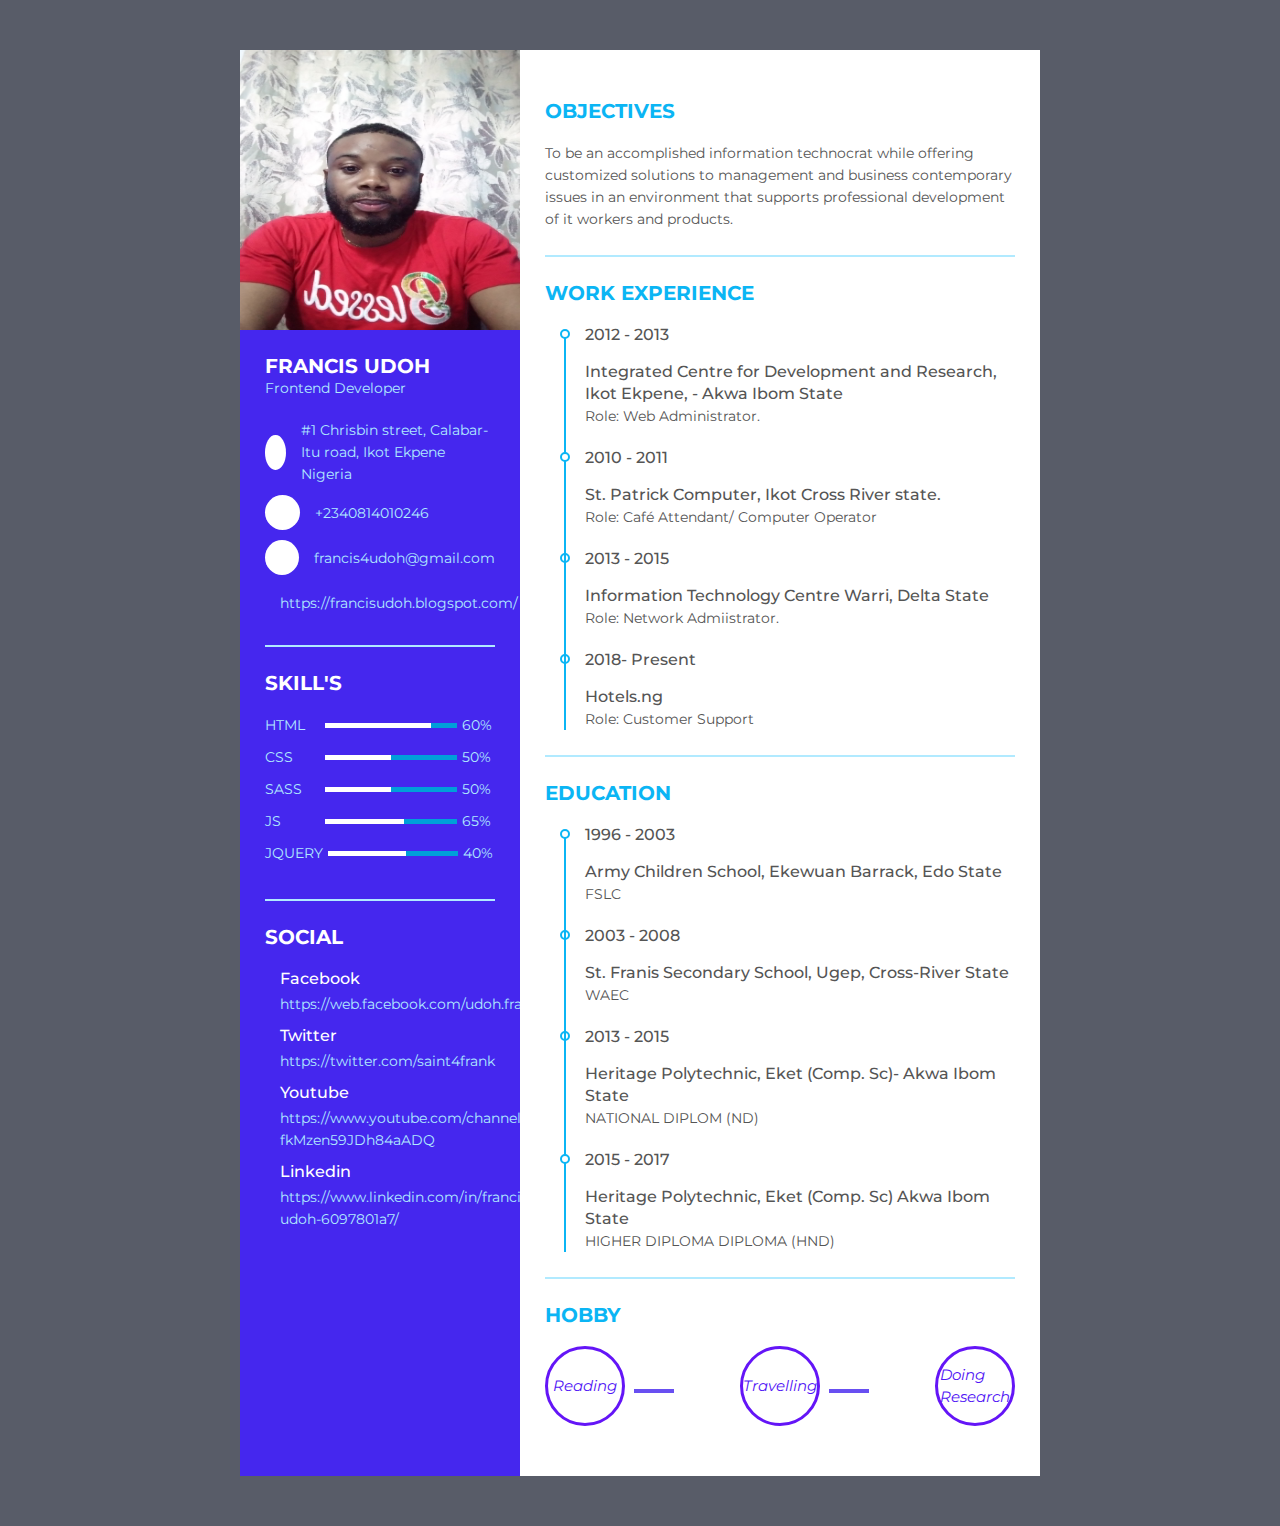
<file: index.html>
<!DOCTYPE html>
<html lang="en">
<head>
    <meta charset="UTF-8">
    <meta http-equiv="X-UA-Compatible" content="IE=edge">
    <meta name="viewport" content="width=device-width, initial-scale=1.0">
    <link rel="stylesheet" href="css/cv.css">
    <title>MY PORTFOLIO</title>
</head>
<body>
    
   

<div class="resume">
   <div class="resume_left">
     <div class="resume_profile">
       <img src="images/francis.jpg" alt="profile_pic">
     </div>
     <div class="resume_content">
       <div class="resume_item resume_info">
         <div class="title">
           <p class="bold">Francis Udoh</p>
           <p class="regular">Frontend Developer</p>
         </div>
         <ul>
           <li>
             <div class="icon">
               <i class="fas fa-map-signs"></i>
             </div>
             <div class="data">
               #1 Chrisbin street, Calabar-Itu road, Ikot Ekpene <br /> Nigeria
             </div>
           </li>
           <li>
             <div class="icon">
               <i class="fas fa-mobile-alt"></i>
             </div>
             <div class="data">
               +2340814010246
             </div>
           </li>
           <li>
             <div class="icon">
               <i class="fas fa-envelope"></i>
             </div>
             <div class="data">
               francis4udoh@gmail.com
             </div>
           </li>
           <li>
             <div class="icon">
               <i class="fab fa-weebly"></i>
             </div>
             <div class="data">
              https://francisudoh.blogspot.com/
             </div>
           </li>
         </ul>
       </div>
       <div class="resume_item resume_skills">
         <div class="title">
           <p class="bold">skill's</p>
         </div>
         <ul>
           <li>
             <div class="skill_name">
               HTML
             </div>
             <div class="skill_progress">
               <span style="width: 80%;"></span>
             </div>
             <div class="skill_per">60%</div>
           </li>
           <li>
             <div class="skill_name">
               CSS
             </div>
             <div class="skill_progress">
               <span style="width: 50%;"></span>
             </div>
             <div class="skill_per">50%</div>
           </li>
           <li>
             <div class="skill_name">
               SASS
             </div>
             <div class="skill_progress">
               <span style="width: 50%;"></span>
             </div>
             <div class="skill_per">50%</div>
           </li>
           <li>
             <div class="skill_name">
               JS
             </div>
             <div class="skill_progress">
               <span style="width: 60%;"></span>
             </div>
             <div class="skill_per">65%</div>
           </li>
           <li>
             <div class="skill_name">
               JQUERY
             </div>
             <div class="skill_progress">
               <span style="width: 60%;"></span>
             </div>
             <div class="skill_per">40%</div>
           </li>
         </ul>
       </div>
       <div class="resume_item resume_social">
         <div class="title">
           <p class="bold">Social</p>
         </div>
         <ul>
           <li>
             <div class="icon">
               <i class="fab fa-facebook-square"></i>
             </div>
             <div class="data">
               <p class="semi-bold">Facebook</p>
               <p>https://web.facebook.com/udoh.francis.5/</p>
             </div>
           </li>
           <li>
             <div class="icon">
               <i class="fab fa-twitter-square"></i>
             </div>
             <div class="data">
               <p class="semi-bold">Twitter</p>
               <p>https://twitter.com/saint4frank</p>
             </div>
           </li>
           <li>
             <div class="icon">
               <i class="fab fa-youtube"></i>
             </div>
             <div class="data">
               <p class="semi-bold">Youtube</p>
               <p>https://www.youtube.com/channel/UCbGDs-fkMzen59JDh84aADQ</p>
             </div>
           </li>
           <li>
             <div class="icon">
               <i class="fab fa-linkedin"></i>
             </div>
             <div class="data">
               <p class="semi-bold">Linkedin</p>
               <p>https://www.linkedin.com/in/francis-udoh-6097801a7/</p>
             </div>
           </li>
         </ul>
       </div>
     </div>
  </div>
  <div class="resume_right">
    <div class="resume_item resume_about">
        <div class="title">
           <p class="bold">OBJECTIVES</p>
         </div>
        <p>To be an accomplished information technocrat while offering customized solutions to 
          management and business contemporary issues in an environment that supports 
          professional development of it workers and products.         
          </p>
    </div>
    <div class="resume_item resume_work">
        <div class="title">
           <p class="bold">WORK EXPERIENCE</p>
         </div>
        <ul>
            <li>
                <div class="date">2012 - 2013</div> 
                <div class="info">
                     <p class="semi-bold">Integrated Centre for Development and Research, Ikot Ekpene, - Akwa Ibom State
                      </p> 
                  <p>Role: Web Administrator.</p>
                </div>
            </li>
            <li>
              <div class="date">2010 - 2011</div>
              <div class="info">
                     <p class="semi-bold">St. Patrick Computer, Ikot Cross River state.</p> 
                  <p>Role: Café Attendant/ Computer Operator</p>
                </div>
            </li>
            <li>
              <div class="date">2013 - 2015</div>
              <div class="info">
                     <p class="semi-bold">Information Technology Centre Warri, Delta State</p> 
                  <p>Role: Network Admiistrator.</p>
                </div>
            </li>
            <li>
                <div class="date">2018- Present</div>
                <div class="info">
                       <p class="semi-bold">Hotels.ng</p> 
                    <p>Role: Customer Support</p>
                  </div>
              </li>
        </ul>
    </div>
    <div class="resume_item resume_education">
      <div class="title">
           <p class="bold">Education</p>
         </div>
      <ul>
            <li>
                <div class="date">1996 - 2003</div> 
                <div class="info">
                     <p class="semi-bold"> Army Children School, Ekewuan Barrack, Edo State</p> 
                  <p>FSLC</p>
                </div>
            </li>
            <li>
                <div class="date">2003 - 2008</div>
                <div class="info">
                       <p class="semi-bold">St. Franis Secondary School, Ugep, Cross-River State</p> 
                    <p>WAEC</p>
                  </div>
              </li>
            <li>
                <div class="date">2013 - 2015</div> 
                <div class="info">
                     <p class="semi-bold">Heritage Polytechnic, Eket (Comp. Sc)- Akwa Ibom State</p> 
                  <p>NATIONAL DIPLOM (ND)</p>
                </div>
            </li>
            <li>
                <div class="date">2015 - 2017</div> 
                <div class="info">
                     <p class="semi-bold">Heritage Polytechnic, Eket (Comp. Sc) Akwa Ibom State</p> 
                  <p>HIGHER DIPLOMA DIPLOMA (HND)</p>
                </div>
            </li>
            
        </ul>
    </div>
    <div class="resume_item resume_hobby">
      <div class="title">
           <p class="bold">Hobby</p>
         </div>
       <ul>
         <li><i class="fas fa-book">Reading </i></li>
         <li><i class="fas fa-gamepad"> Travelling</i></li>
         <li><i class="fas fa-music"> Doing Research</i></li>
      </ul>
    </div>
  </div>
</div>
</body>
</html>
</file>
<file: css/cv.css>
@import url("https://fonts.googleapis.com/css?family=Montserrat:400,500,700&display=swap");

* {
  margin: 0;
  padding: 0;
  box-sizing: border-box;
  list-style: none;
  font-family: "Montserrat", sans-serif;
}

body {
  background: #585c68;
  font-size: 14px;
  line-height: 22px;
  color: #555555;
}

.bold {
  font-weight: 700;
  font-size: 20px;
  text-transform: uppercase;
}

.semi-bold {
  font-weight: 500;
  font-size: 16px;
}

.resume {
  width: 800px;
  height: auto;
  display: flex;
  margin: 50px auto;
}

.resume .resume_left {
  width: 280px;
  background: #4527ee;
}

.resume .resume_left .resume_profile {
  width: 100%;
  height: 280px;
}

.resume .resume_left .resume_profile img {
  width: 100%;
  height: 100%;
}

.resume .resume_left .resume_content {
  padding: 0 25px;
}

.resume .title {
  margin-bottom: 20px;
}

.resume .resume_left .bold {
  color: #fff;
}

.resume .resume_left .regular {
  color: #b1eaff;
}

.resume .resume_item {
  padding: 25px 0;
  border-bottom: 2px solid #b1eaff;
}

.resume .resume_left .resume_item:last-child,
.resume .resume_right .resume_item:last-child {
  border-bottom: 0px;
}

.resume .resume_left ul li {
  display: flex;
  margin-bottom: 10px;
  align-items: center;
}

.resume .resume_left ul li:last-child {
  margin-bottom: 0;
}

.resume .resume_left ul li .icon {
  width: 35px;
  height: 35px;
  background: #fff;
  color: #0bb5f4;
  border-radius: 50%;
  margin-right: 15px;
  font-size: 16px;
  position: relative;
}

.resume .icon i,
.resume .resume_right .resume_hobby ul li i {
  position: absolute;
  top: 50%;
  left: 50%;
  transform: translate(-50%, -50%);
}

.resume .resume_left ul li .data {
  color: #b1eaff;
}

.resume .resume_left .resume_skills ul li {
  display: flex;
  margin-bottom: 10px;
  color: #b1eaff;
  justify-content: space-between;
  align-items: center;
}

.resume .resume_left .resume_skills ul li .skill_name {
  width: 25%;
}

.resume .resume_left .resume_skills ul li .skill_progress {
  width: 60%;
  margin: 0 5px;
  height: 5px;
  background: #009fd9;
  position: relative;
}

.resume .resume_left .resume_skills ul li .skill_per {
  width: 15%;
}

.resume .resume_left .resume_skills ul li .skill_progress span {
  position: absolute;
  top: 0;
  left: 0;
  height: 100%;
  background: #fff;
}

.resume .resume_left .resume_social .semi-bold {
  color: #fff;
  margin-bottom: 3px;
}

.resume .resume_right {
  width: 520px;
  background: #fff;
  padding: 25px;
}

.resume .resume_right .bold {
  color: #0bb5f4;
}

.resume .resume_right .resume_work ul,
.resume .resume_right .resume_education ul {
  padding-left: 40px;
  overflow: hidden;
}

.resume .resume_right ul li {
  position: relative;
}

.resume .resume_right ul li .date {
  font-size: 16px;
  font-weight: 500;
  margin-bottom: 15px;
}

.resume .resume_right ul li .info {
  margin-bottom: 20px;
}

.resume .resume_right ul li:last-child .info {
  margin-bottom: 0;
}

.resume .resume_right .resume_work ul li:before,
.resume .resume_right .resume_education ul li:before {
  content: "";
  position: absolute;
  top: 5px;
  left: -25px;
  width: 6px;
  height: 6px;
  border-radius: 50%;
  border: 2px solid #0bb5f4;
}

.resume .resume_right .resume_work ul li:after,
.resume .resume_right .resume_education ul li:after {
  content: "";
  position: absolute;
  top: 14px;
  left: -21px;
  width: 2px;
  height: 115px;
  background: #0bb5f4;
}

.resume .resume_right .resume_hobby ul {
  display: flex;
  justify-content: space-between;
}

.resume .resume_right .resume_hobby ul li {
  width: 80px;
  height: 80px;
  border: 3px solid #6415f7;
  border-radius: 60%;
  position: relative;
  color: #5014f5;
}

.resume .resume_right .resume_hobby ul li i {
  font-size: 15px;
}

.resume .resume_right .resume_hobby ul li:before {
  content: "";
  position: absolute;
  top: 40px;
  right: -52px;
  width: 40px;
  height: 4px;
  background: #684ff1;
}

.resume .resume_right .resume_hobby ul li:last-child:before {
  display: none;
}
</file>
